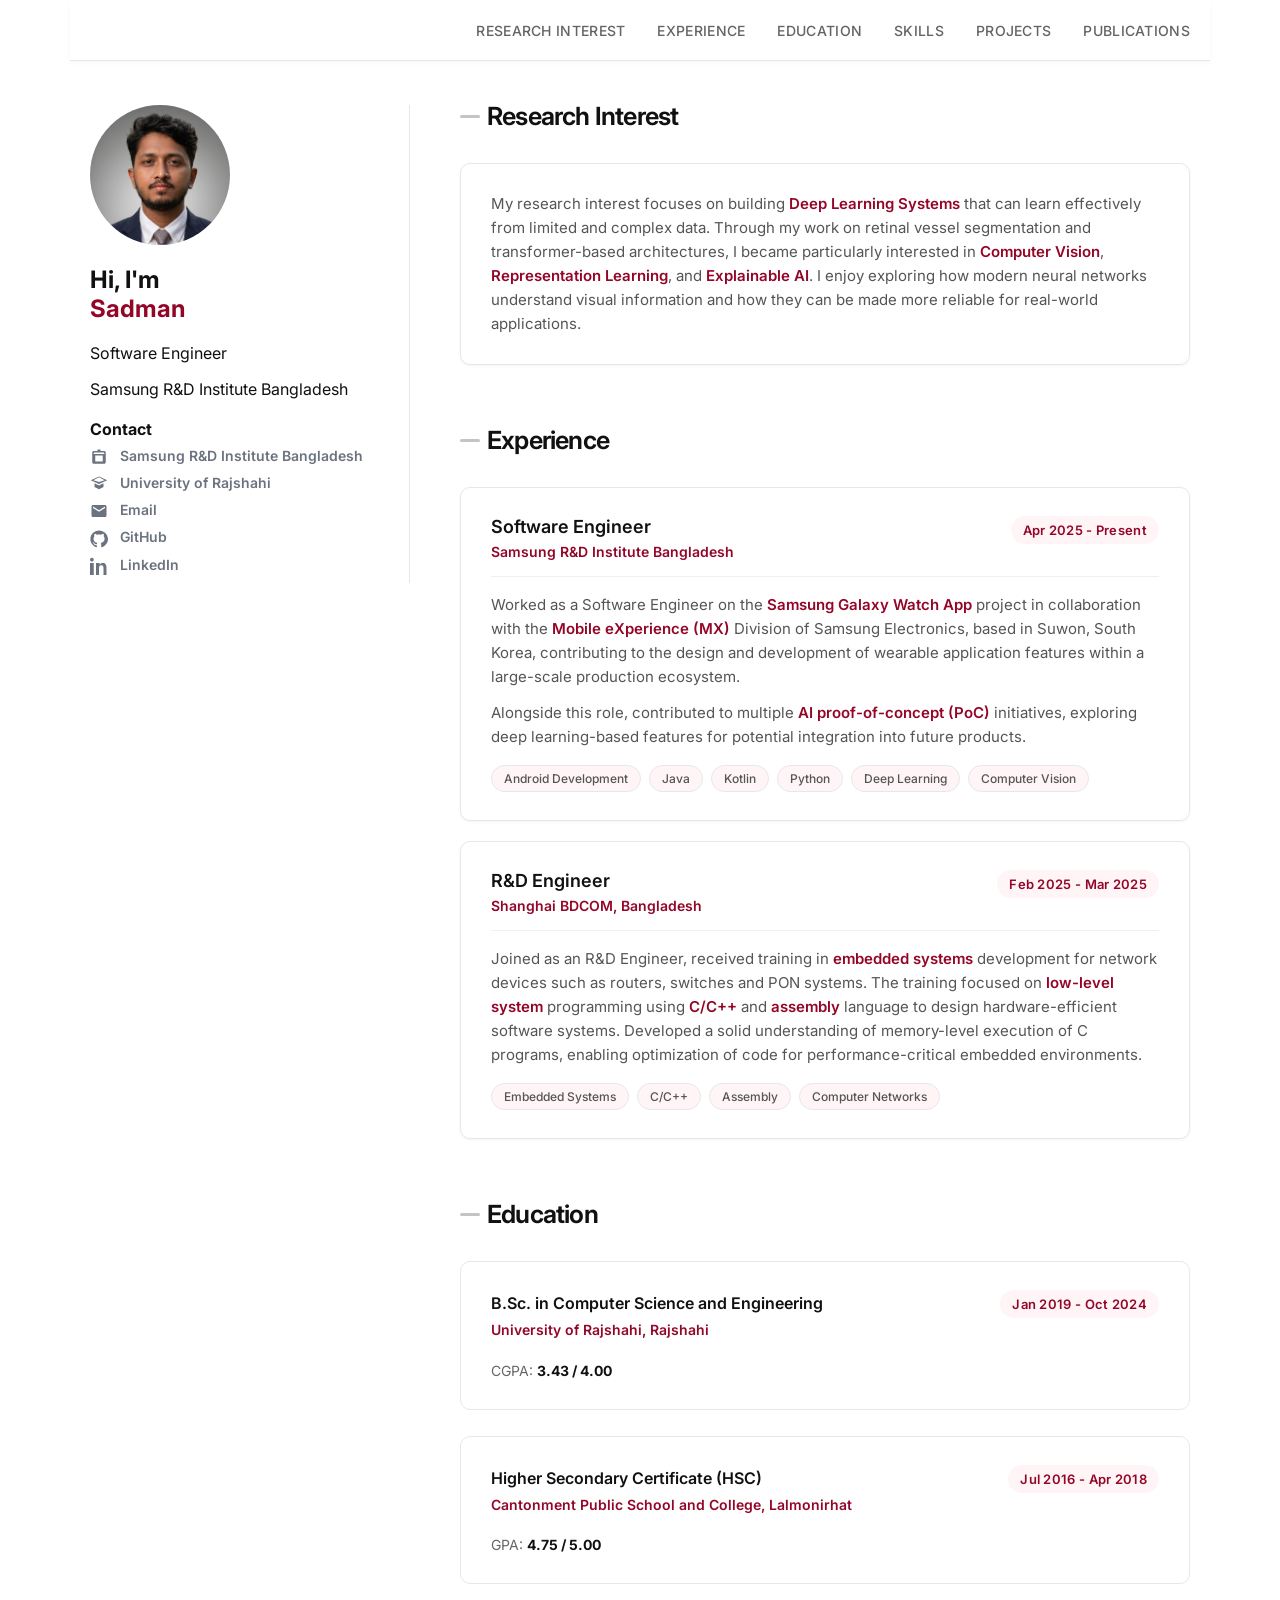
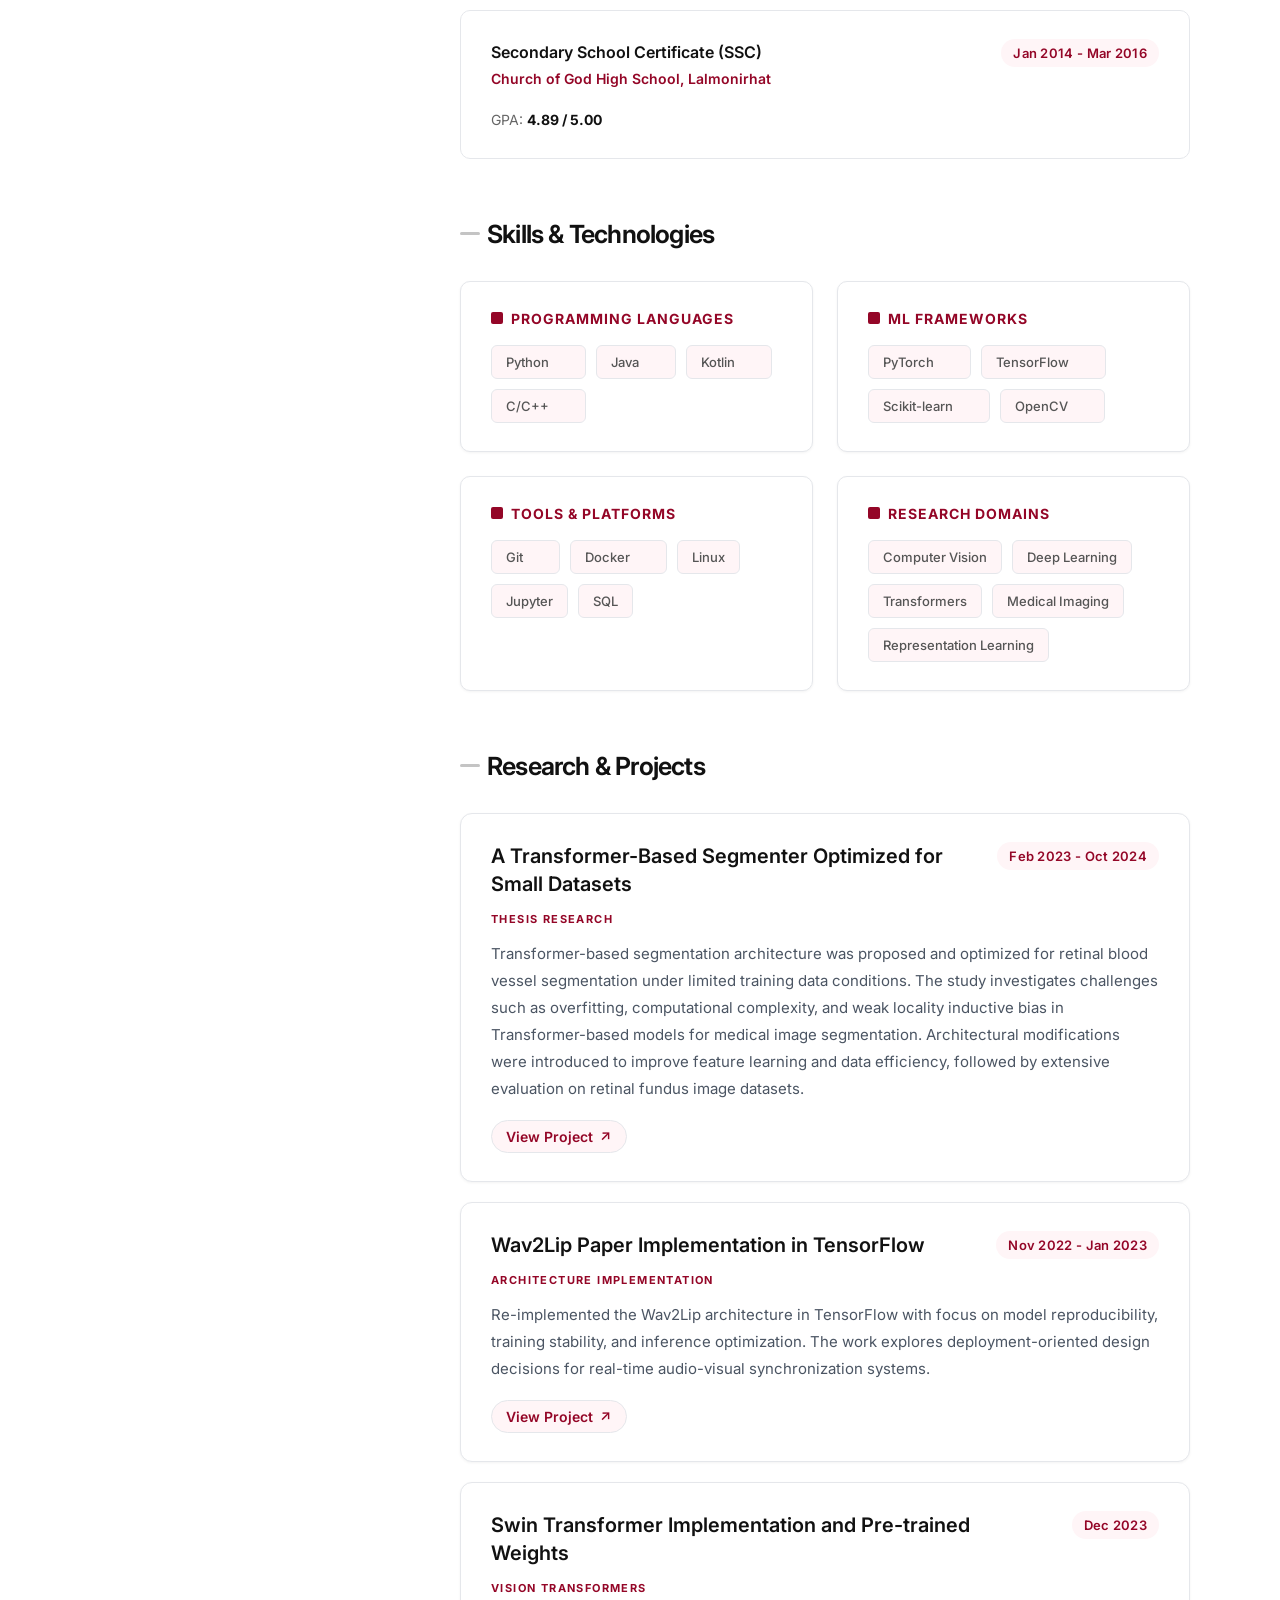
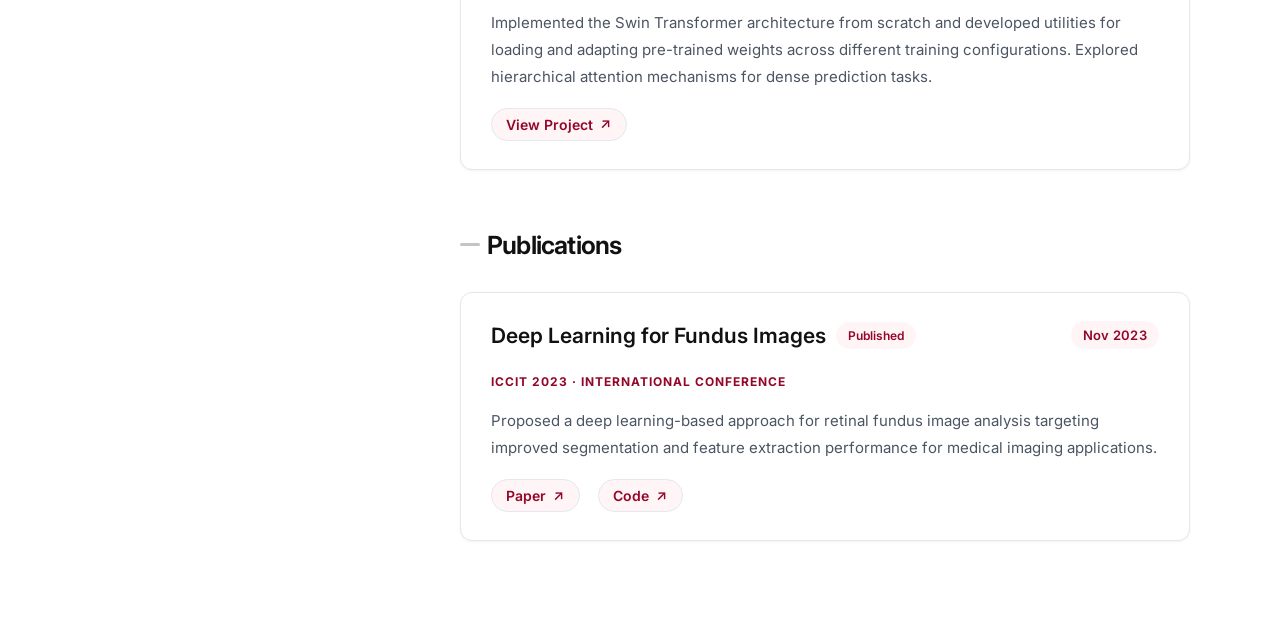
<file: index.html>
<!DOCTYPE html>
<html lang="en">
<head>
  <meta charset="UTF-8" />
  <meta name="viewport" content="width=device-width, initial-scale=1.0"/>
  <title>Portfolio</title>

  <link rel="stylesheet" href="style.css?v=5"/>
  <link href="https://fonts.googleapis.com/css2?family=Inter:wght@300;400;500;600&display=swap" rel="stylesheet">
</head>

<body>

<div class="top-nav">
  <nav class="nav">
    <a href="#research_interest">Research Interest</a>
    <a href="#experience">Experience</a>
    <a href="#education">Education</a>
    <a href="#skills">Skills</a>
    <a href="#projects">Projects</a>
    <a href="#publications">Publications</a>
  </nav>
</div>

<div class="layout">

  <!-- SIDEBAR -->
  <aside class="sidebar">

    <div class="profile-img">
      <img src="resources/profile-photo.jpg" alt="Profile Photo">
    </div>

    <h1>Hi, I'm<br> <span class="name">Sadman</span></h1>
    <p>Software Engineer</p>
    <p>Samsung R&D Institute Bangladesh</p>

    <div class="contact">
      <h3>Contact</h3>

      <p>
        <span class="icon" aria-hidden="true">
          <!-- briefcase / work icon -->
          <svg viewBox="0 0 24 24" xmlns="http://www.w3.org/2000/svg" aria-hidden="true" focusable="false"><path d="M10 2H14V4H19C20.1 4 21 4.9 21 6V19C21 20.1 20.1 21 19 21H5C3.9 21 3 20.1 3 19V6C3 4.9 3.9 4 5 4H10V2ZM5 6V8H19V6H5ZM7 10V18H17V10H7Z"/></svg>
        </span>
        <strong><a href="https://research.samsung.com/srbd">Samsung R&amp;D Institute Bangladesh</a></strong>
      </p>

      <p>
        <span class="icon" aria-hidden="true">
          <!-- mortarboard icon -->
          <svg viewBox="0 0 24 24" xmlns="http://www.w3.org/2000/svg" aria-hidden="true" focusable="false"><path d="M12 2L1 7l11 5 11-5L12 2zm0 7.2L4.5 7 12 3.1 19.5 7 12 9.2zM6 11v5l6 3 6-3v-5l-6 3-6-3z"/></svg>
        </span>
        <strong><a href="https://www.ru.ac.bd/">University of Rajshahi</a></strong>
      </p>

      <p>
        <span class="icon" aria-hidden="true">
          <svg viewBox="0 0 24 24" xmlns="http://www.w3.org/2000/svg" aria-hidden="true" focusable="false"><path d="M20 4H4c-1.1 0-2 .9-2 2v12c0 1.1.9 2 2 2h16c1.1 0 2-.9 2-2V6c0-1.1-.9-2-2-2zm0 4l-8 5L4 8V6l8 5 8-5v2z"/></svg>
        </span>
        <strong><a href="mailto:sadman.s@samsung.com">Email</a></strong>
      </p>

      <p>
        <span class="icon" aria-hidden="true">
          <svg viewBox="0 0 24 24" xmlns="http://www.w3.org/2000/svg" aria-hidden="true" focusable="false"><path d="M12 .5C5.65.5.5 5.65.5 12c0 5.08 3.29 9.38 7.86 10.9.58.11.79-.25.79-.56 0-.28-.01-1.02-.02-2-3.2.7-3.88-1.54-3.88-1.54-.53-1.35-1.3-1.71-1.3-1.71-1.06-.72.08-.71.08-.71 1.17.08 1.79 1.2 1.79 1.2 1.04 1.78 2.72 1.27 3.38.97.11-.76.41-1.27.75-1.56-2.55-.29-5.24-1.28-5.24-5.7 0-1.26.45-2.29 1.19-3.1-.12-.29-.52-1.45.11-3.02 0 0 .97-.31 3.18 1.18.92-.26 1.9-.39 2.88-.39.98 0 1.96.13 2.88.39 2.2-1.49 3.17-1.18 3.17-1.18.63 1.57.23 2.73.11 3.02.74.81 1.19 1.84 1.19 3.1 0 4.43-2.69 5.4-5.26 5.69.42.36.8 1.08.8 2.18 0 1.58-.01 2.86-.01 3.25 0 .31.21.67.8.56C20.71 21.38 24 17.08 24 12 24 5.65 18.35.5 12 .5z"/></svg>
        </span>
        <strong><a href="https://github.com/Shoumik29">GitHub</a></strong>
      </p>

      <p>
        <span class="icon" aria-hidden="true">
          <svg viewBox="0 0 24 24" xmlns="http://www.w3.org/2000/svg" aria-hidden="true" focusable="false"><path d="M4.98 3.5C4.98 4.88 3.87 6 2.5 6S0 4.88 0 3.5 1.12 1 2.5 1s2.48 1.12 2.48 2.5zM0 8h5v16H0zM8 8h4.8v2.2h.1c.7-1.3 2.4-2.2 4-2.2 4.3 0 5.1 2.8 5.1 6.4V24H18v-8.4c0-2 .0-4.6-2.8-4.6-2.8 0-3.2 2.1-3.2 4.4V24H8V8z"/></svg>
        </span>
        <strong><a href="https://www.linkedin.com/in/sadman-shoumik-40389813b/">LinkedIn</a></strong>
      </p>
    </div>

  </aside>

  <!-- CONTENT -->
  <main class="content">

    <section id="research_interest">
      <div class="section-header">
        <h2>Research Interest</h2>
      </div>
      <div class="card">
        <div class="card-content">
          <p>My research interest focuses on building <strong>Deep Learning Systems</strong> that can learn effectively from limited and complex data. Through my work on retinal vessel segmentation and transformer-based architectures, I became particularly interested in <strong>Computer Vision</strong>, <strong>Representation Learning</strong>, and <strong>Explainable AI</strong>. I enjoy exploring how modern neural networks understand visual information and how they can be made more reliable for real-world applications.</p>
        </div>
      </div>
    </section>

    <section id="experience">
      <div class="section-header">
        <h2>Experience</h2>
      </div>
      <div class="card">
        <div class="card-header">
          <div>
            <h3>Software Engineer</h3>
            <p class="role-company">Samsung R&D Institute Bangladesh</p>
          </div>
          <span class="date-badge">Apr 2025 - Present</span>
        </div>
        <div class="card-content">
          <p>Worked as a Software Engineer on the <strong>Samsung Galaxy Watch App</strong> project in collaboration with the <strong>Mobile eXperience (MX)</strong> Division of Samsung Electronics, based in Suwon, South Korea, contributing to the design and development of wearable application features within a large-scale production ecosystem.</p>
          <p>Alongside this role, contributed to multiple <strong>AI proof-of-concept (PoC)</strong> initiatives, exploring deep learning-based features for potential integration into future products.</p>
          <div class="tech-tags">
            <span class="tag">Android Development</span>
            <span class="tag">Java</span>
            <span class="tag">Kotlin</span>
            <span class="tag">Python</span>
            <span class="tag">Deep Learning</span>
            <span class="tag">Computer Vision</span>
          </div>
        </div>
      </div>

      <div class="card">
        <div class="card-header">
          <div>
            <h3>R&D Engineer</h3>
            <p class="role-company">Shanghai BDCOM, Bangladesh</p>
          </div>
          <span class="date-badge">Feb 2025 - Mar 2025</span>
        </div>
        <div class="card-content">
          <p>Joined as an R&D Engineer, received training in <strong>embedded systems</strong> development for network devices such as routers, switches and PON systems. The training focused on <strong>low-level system</strong> programming using <strong>C/C++</strong> and <strong>assembly</strong> language to design hardware-efficient software systems. Developed a solid understanding of memory-level execution of C programs, enabling optimization of code for performance-critical embedded environments.</p>
          <div class="tech-tags">
            <span class="tag">Embedded Systems</span>
            <span class="tag">C/C++</span>
            <span class="tag">Assembly</span>
            <span class="tag">Computer Networks</span>
          </div>
        </div>
      </div>
    </section>


    <section id="education">
  <div class="section-header">
    <h2>Education</h2>
  </div>

    <!-- BSc -->
    <div class="edu-item">
      <div class="edu-content">

        <div class="edu-header">
          <h3>B.Sc. in Computer Science and Engineering</h3>
          <span class="date-badge">Jan 2019 - Oct 2024</span>
        </div>

        <p class="edu-institute">
          University of Rajshahi, Rajshahi
        </p>

        <p class="edu-desc">
          CGPA: <strong>3.43 / 4.00</strong>
        </p>

      </div>
    </div>

    <!-- HSC -->
    <div class="edu-item">
      <div class="edu-content">

        <div class="edu-header">
          <h3>Higher Secondary Certificate (HSC)</h3>
          <span class="date-badge">Jul 2016 - Apr 2018</span>
        </div>

        <p class="edu-institute">
          Cantonment Public School and College, Lalmonirhat
        </p>

        <p class="edu-desc">
          GPA: <strong>4.75 / 5.00</strong>
        </p>

      </div>
    </div>

    <!-- SSC -->
    <div class="edu-item">
      <div class="edu-content">

        <div class="edu-header">
          <h3>Secondary School Certificate (SSC)</h3>
          <span class="date-badge">Jan 2014 - Mar 2016</span>
        </div>

        <p class="edu-institute">
          Church of God High School, Lalmonirhat
        </p>

        <p class="edu-desc">
          GPA: <strong>4.89 / 5.00</strong>
        </p>

      </div>
    </div>

  </section>

<section id="skills">
  <div class="section-header">
    <h2>Skills & Technologies</h2>
  </div>

  <div class="skills-container">
    <!-- PROGRAMMING LANGUAGES -->
    <div class="skill-group">
      <h3>Programming Languages</h3>
      <div class="skills-list">
        <div class="skill-item linked">
          <a href="https://github.com/Shoumik29?tab=repositories&language=python" target="_blank" rel="noopener noreferrer">
            Python
            <span class="skill-icon">
              <svg viewBox="0 0 24 24" xmlns="http://www.w3.org/2000/svg" fill="currentColor"><path d="M12 .5C5.65.5.5 5.65.5 12c0 5.08 3.29 9.38 7.86 10.9.58.11.79-.25.79-.56 0-.28-.01-1.02-.02-2-3.2.7-3.88-1.54-3.88-1.54-.53-1.35-1.3-1.71-1.3-1.71-1.06-.72.08-.71.08-.71 1.17.08 1.79 1.2 1.79 1.2 1.04 1.78 2.72 1.27 3.38.97.11-.76.41-1.27.75-1.56-2.55-.29-5.24-1.28-5.24-5.7 0-1.26.45-2.29 1.19-3.1-.12-.29-.52-1.45.11-3.02 0 0 .97-.31 3.18 1.18.92-.26 1.9-.39 2.88-.39.98 0 1.96.13 2.88.39 2.2-1.49 3.17-1.18 3.17-1.18.63 1.57.23 2.73.11 3.02.74.81 1.19 1.84 1.19 3.1 0 4.43-2.69 5.4-5.26 5.69.42.36.8 1.08.8 2.18 0 1.58-.01 2.86-.01 3.25 0 .31.21.67.8.56C20.71 21.38 24 17.08 24 12 24 5.65 18.35.5 12 .5z"/></svg>
            </span>
          </a>
        </div>
        <div class="skill-item linked">
          <a href="https://github.com/Shoumik29?tab=repositories&language=java" target="_blank" rel="noopener noreferrer">
            Java
            <span class="skill-icon">
              <svg viewBox="0 0 24 24" xmlns="http://www.w3.org/2000/svg" fill="currentColor"><path d="M12 .5C5.65.5.5 5.65.5 12c0 5.08 3.29 9.38 7.86 10.9.58.11.79-.25.79-.56 0-.28-.01-1.02-.02-2-3.2.7-3.88-1.54-3.88-1.54-.53-1.35-1.3-1.71-1.3-1.71-1.06-.72.08-.71.08-.71 1.17.08 1.79 1.2 1.79 1.2 1.04 1.78 2.72 1.27 3.38.97.11-.76.41-1.27.75-1.56-2.55-.29-5.24-1.28-5.24-5.7 0-1.26.45-2.29 1.19-3.1-.12-.29-.52-1.45.11-3.02 0 0 .97-.31 3.18 1.18.92-.26 1.9-.39 2.88-.39.98 0 1.96.13 2.88.39 2.2-1.49 3.17-1.18 3.17-1.18.63 1.57.23 2.73.11 3.02.74.81 1.19 1.84 1.19 3.1 0 4.43-2.69 5.4-5.26 5.69.42.36.8 1.08.8 2.18 0 1.58-.01 2.86-.01 3.25 0 .31.21.67.8.56C20.71 21.38 24 17.08 24 12 24 5.65 18.35.5 12 .5z"/></svg>
            </span>
          </a>
        </div>
        <div class="skill-item linked">
          <a href="https://github.com/Shoumik29?tab=repositories&language=kotlin" target="_blank" rel="noopener noreferrer">
            Kotlin
            <span class="skill-icon">
              <svg viewBox="0 0 24 24" xmlns="http://www.w3.org/2000/svg" fill="currentColor"><path d="M12 .5C5.65.5.5 5.65.5 12c0 5.08 3.29 9.38 7.86 10.9.58.11.79-.25.79-.56 0-.28-.01-1.02-.02-2-3.2.7-3.88-1.54-3.88-1.54-.53-1.35-1.3-1.71-1.3-1.71-1.06-.72.08-.71.08-.71 1.17.08 1.79 1.2 1.79 1.2 1.04 1.78 2.72 1.27 3.38.97.11-.76.41-1.27.75-1.56-2.55-.29-5.24-1.28-5.24-5.7 0-1.26.45-2.29 1.19-3.1-.12-.29-.52-1.45.11-3.02 0 0 .97-.31 3.18 1.18.92-.26 1.9-.39 2.88-.39.98 0 1.96.13 2.88.39 2.2-1.49 3.17-1.18 3.17-1.18.63 1.57.23 2.73.11 3.02.74.81 1.19 1.84 1.19 3.1 0 4.43-2.69 5.4-5.26 5.69.42.36.8 1.08.8 2.18 0 1.58-.01 2.86-.01 3.25 0 .31.21.67.8.56C20.71 21.38 24 17.08 24 12 24 5.65 18.35.5 12 .5z"/></svg>
            </span>
          </a>
        </div>
        <div class="skill-item linked">
          <a href="https://github.com/Shoumik29?tab=repositories&language=c%2B%2B" target="_blank" rel="noopener noreferrer">
            C/C++
            <span class="skill-icon">
              <svg viewBox="0 0 24 24" xmlns="http://www.w3.org/2000/svg" fill="currentColor"><path d="M12 .5C5.65.5.5 5.65.5 12c0 5.08 3.29 9.38 7.86 10.9.58.11.79-.25.79-.56 0-.28-.01-1.02-.02-2-3.2.7-3.88-1.54-3.88-1.54-.53-1.35-1.3-1.71-1.3-1.71-1.06-.72.08-.71.08-.71 1.17.08 1.79 1.2 1.79 1.2 1.04 1.78 2.72 1.27 3.38.97.11-.76.41-1.27.75-1.56-2.55-.29-5.24-1.28-5.24-5.7 0-1.26.45-2.29 1.19-3.1-.12-.29-.52-1.45.11-3.02 0 0 .97-.31 3.18 1.18.92-.26 1.9-.39 2.88-.39.98 0 1.96.13 2.88.39 2.2-1.49 3.17-1.18 3.17-1.18.63 1.57.23 2.73.11 3.02.74.81 1.19 1.84 1.19 3.1 0 4.43-2.69 5.4-5.26 5.69.42.36.8 1.08.8 2.18 0 1.58-.01 2.86-.01 3.25 0 .31.21.67.8.56C20.71 21.38 24 17.08 24 12 24 5.65 18.35.5 12 .5z"/></svg>
            </span>
          </a>
        </div>
      </div>
    </div>

    <!-- ML & DEEP LEARNING -->
    <div class="skill-group">
      <h3>ML Frameworks</h3>
      <div class="skills-list">
        <div class="skill-item linked">
          <a href="https://github.com/Shoumik29?tab=repositories&q=pytorch" target="_blank" rel="noopener noreferrer">
            PyTorch
            <span class="skill-icon">
              <svg viewBox="0 0 24 24" xmlns="http://www.w3.org/2000/svg" fill="currentColor"><path d="M12 .5C5.65.5.5 5.65.5 12c0 5.08 3.29 9.38 7.86 10.9.58.11.79-.25.79-.56 0-.28-.01-1.02-.02-2-3.2.7-3.88-1.54-3.88-1.54-.53-1.35-1.3-1.71-1.3-1.71-1.06-.72.08-.71.08-.71 1.17.08 1.79 1.2 1.79 1.2 1.04 1.78 2.72 1.27 3.38.97.11-.76.41-1.27.75-1.56-2.55-.29-5.24-1.28-5.24-5.7 0-1.26.45-2.29 1.19-3.1-.12-.29-.52-1.45.11-3.02 0 0 .97-.31 3.18 1.18.92-.26 1.9-.39 2.88-.39.98 0 1.96.13 2.88.39 2.2-1.49 3.17-1.18 3.17-1.18.63 1.57.23 2.73.11 3.02.74.81 1.19 1.84 1.19 3.1 0 4.43-2.69 5.4-5.26 5.69.42.36.8 1.08.8 2.18 0 1.58-.01 2.86-.01 3.25 0 .31.21.67.8.56C20.71 21.38 24 17.08 24 12 24 5.65 18.35.5 12 .5z"/></svg>
            </span>
          </a>
        </div>
        <div class="skill-item linked">
          <a href="https://github.com/Shoumik29?tab=repositories&q=tensorflow" target="_blank" rel="noopener noreferrer">
            TensorFlow
            <span class="skill-icon">
              <svg viewBox="0 0 24 24" xmlns="http://www.w3.org/2000/svg" fill="currentColor"><path d="M12 .5C5.65.5.5 5.65.5 12c0 5.08 3.29 9.38 7.86 10.9.58.11.79-.25.79-.56 0-.28-.01-1.02-.02-2-3.2.7-3.88-1.54-3.88-1.54-.53-1.35-1.3-1.71-1.3-1.71-1.06-.72.08-.71.08-.71 1.17.08 1.79 1.2 1.79 1.2 1.04 1.78 2.72 1.27 3.38.97.11-.76.41-1.27.75-1.56-2.55-.29-5.24-1.28-5.24-5.7 0-1.26.45-2.29 1.19-3.1-.12-.29-.52-1.45.11-3.02 0 0 .97-.31 3.18 1.18.92-.26 1.9-.39 2.88-.39.98 0 1.96.13 2.88.39 2.2-1.49 3.17-1.18 3.17-1.18.63 1.57.23 2.73.11 3.02.74.81 1.19 1.84 1.19 3.1 0 4.43-2.69 5.4-5.26 5.69.42.36.8 1.08.8 2.18 0 1.58-.01 2.86-.01 3.25 0 .31.21.67.8.56C20.71 21.38 24 17.08 24 12 24 5.65 18.35.5 12 .5z"/></svg>
            </span>
          </a>
        </div>
        <div class="skill-item linked">
          <a href="https://github.com/Shoumik29?tab=repositories&q=scikit-learn" target="_blank" rel="noopener noreferrer">
            Scikit-learn
            <span class="skill-icon">
              <svg viewBox="0 0 24 24" xmlns="http://www.w3.org/2000/svg" fill="currentColor"><path d="M12 .5C5.65.5.5 5.65.5 12c0 5.08 3.29 9.38 7.86 10.9.58.11.79-.25.79-.56 0-.28-.01-1.02-.02-2-3.2.7-3.88-1.54-3.88-1.54-.53-1.35-1.3-1.71-1.3-1.71-1.06-.72.08-.71.08-.71 1.17.08 1.79 1.2 1.79 1.2 1.04 1.78 2.72 1.27 3.38.97.11-.76.41-1.27.75-1.56-2.55-.29-5.24-1.28-5.24-5.7 0-1.26.45-2.29 1.19-3.1-.12-.29-.52-1.45.11-3.02 0 0 .97-.31 3.18 1.18.92-.26 1.9-.39 2.88-.39.98 0 1.96.13 2.88.39 2.2-1.49 3.17-1.18 3.17-1.18.63 1.57.23 2.73.11 3.02.74.81 1.19 1.84 1.19 3.1 0 4.43-2.69 5.4-5.26 5.69.42.36.8 1.08.8 2.18 0 1.58-.01 2.86-.01 3.25 0 .31.21.67.8.56C20.71 21.38 24 17.08 24 12 24 5.65 18.35.5 12 .5z"/></svg>
            </span>
          </a>
        </div>
        <div class="skill-item linked">
          <a href="https://github.com/Shoumik29?tab=repositories&q=openCV" target="_blank" rel="noopener noreferrer">
            OpenCV
            <span class="skill-icon">
              <svg viewBox="0 0 24 24" xmlns="http://www.w3.org/2000/svg" fill="currentColor"><path d="M12 .5C5.65.5.5 5.65.5 12c0 5.08 3.29 9.38 7.86 10.9.58.11.79-.25.79-.56 0-.28-.01-1.02-.02-2-3.2.7-3.88-1.54-3.88-1.54-.53-1.35-1.3-1.71-1.3-1.71-1.06-.72.08-.71.08-.71 1.17.08 1.79 1.2 1.79 1.2 1.04 1.78 2.72 1.27 3.38.97.11-.76.41-1.27.75-1.56-2.55-.29-5.24-1.28-5.24-5.7 0-1.26.45-2.29 1.19-3.1-.12-.29-.52-1.45.11-3.02 0 0 .97-.31 3.18 1.18.92-.26 1.9-.39 2.88-.39.98 0 1.96.13 2.88.39 2.2-1.49 3.17-1.18 3.17-1.18.63 1.57.23 2.73.11 3.02.74.81 1.19 1.84 1.19 3.1 0 4.43-2.69 5.4-5.26 5.69.42.36.8 1.08.8 2.18 0 1.58-.01 2.86-.01 3.25 0 .31.21.67.8.56C20.71 21.38 24 17.08 24 12 24 5.65 18.35.5 12 .5z"/></svg>
            </span>
          </a>
        </div>
      </div>
    </div>

    <!-- TOOLS & PLATFORMS -->
    <div class="skill-group">
      <h3>Tools & Platforms</h3>
      <div class="skills-list">
        <div class="skill-item linked">
          <a href="https://github.com/Shoumik29" target="_blank" rel="noopener noreferrer">
            Git
            <span class="skill-icon">
              <svg viewBox="0 0 24 24" xmlns="http://www.w3.org/2000/svg" fill="currentColor"><path d="M12 .5C5.65.5.5 5.65.5 12c0 5.08 3.29 9.38 7.86 10.9.58.11.79-.25.79-.56 0-.28-.01-1.02-.02-2-3.2.7-3.88-1.54-3.88-1.54-.53-1.35-1.3-1.71-1.3-1.71-1.06-.72.08-.71.08-.71 1.17.08 1.79 1.2 1.79 1.2 1.04 1.78 2.72 1.27 3.38.97.11-.76.41-1.27.75-1.56-2.55-.29-5.24-1.28-5.24-5.7 0-1.26.45-2.29 1.19-3.1-.12-.29-.52-1.45.11-3.02 0 0 .97-.31 3.18 1.18.92-.26 1.9-.39 2.88-.39.98 0 1.96.13 2.88.39 2.2-1.49 3.17-1.18 3.17-1.18.63 1.57.23 2.73.11 3.02.74.81 1.19 1.84 1.19 3.1 0 4.43-2.69 5.4-5.26 5.69.42.36.8 1.08.8 2.18 0 1.58-.01 2.86-.01 3.25 0 .31.21.67.8.56C20.71 21.38 24 17.08 24 12 24 5.65 18.35.5 12 .5z"/></svg>
            </span>
          </a>
        </div>
        <div class="skill-item linked">
          <a href="https://github.com/Shoumik29?tab=repositories&q=docker" target="_blank" rel="noopener noreferrer">
            Docker
            <span class="skill-icon">
              <svg viewBox="0 0 24 24" xmlns="http://www.w3.org/2000/svg" fill="currentColor"><path d="M12 .5C5.65.5.5 5.65.5 12c0 5.08 3.29 9.38 7.86 10.9.58.11.79-.25.79-.56 0-.28-.01-1.02-.02-2-3.2.7-3.88-1.54-3.88-1.54-.53-1.35-1.3-1.71-1.3-1.71-1.06-.72.08-.71.08-.71 1.17.08 1.79 1.2 1.79 1.2 1.04 1.78 2.72 1.27 3.38.97.11-.76.41-1.27.75-1.56-2.55-.29-5.24-1.28-5.24-5.7 0-1.26.45-2.29 1.19-3.1-.12-.29-.52-1.45.11-3.02 0 0 .97-.31 3.18 1.18.92-.26 1.9-.39 2.88-.39.98 0 1.96.13 2.88.39 2.2-1.49 3.17-1.18 3.17-1.18.63 1.57.23 2.73.11 3.02.74.81 1.19 1.84 1.19 3.1 0 4.43-2.69 5.4-5.26 5.69.42.36.8 1.08.8 2.18 0 1.58-.01 2.86-.01 3.25 0 .31.21.67.8.56C20.71 21.38 24 17.08 24 12 24 5.65 18.35.5 12 .5z"/></svg>
            </span>
          </a>
        </div>
        <div class="skill-item">Linux</div>
        <div class="skill-item">Jupyter</div>
        <div class="skill-item">SQL</div>
      </div>
    </div>

    <!-- DOMAINS -->
    <div class="skill-group">
      <h3>Research Domains</h3>
      <div class="skills-list">
        <div class="skill-item">Computer Vision</div>
        <div class="skill-item">Deep Learning</div>
        <div class="skill-item">Transformers</div>
        <div class="skill-item">Medical Imaging</div>
        <div class="skill-item">Representation Learning</div>
      </div>
    </div>
  </div>
</section>

<section id="projects">

  <div class="section-header">
    <h2>Research & Projects</h2>
  </div>

  <!-- PROJECT 1 -->
  <div class="research-card">

    <div class="research-header">

      <div class="research-title-block">
        <h3>
          A Transformer-Based Segmenter Optimized for Small Datasets
        </h3>
      </div>

      <span class="date-badge">
        Feb 2023 - Oct 2024
      </span>

    </div>

    <p class="research-category">THESIS RESEARCH</p>

    <p class="research-description">
      Transformer-based segmentation architecture was proposed and optimized for retinal blood vessel segmentation under limited training data conditions. The study investigates challenges such as overfitting, computational complexity, and weak locality inductive bias in Transformer-based models for medical image segmentation. Architectural modifications were introduced to improve feature learning and data efficiency, followed by extensive evaluation on retinal fundus image datasets.
    </p>

    <a href="#" class="research-link">View Project</a>

  </div>

  <!-- PROJECT 2 -->
  <div class="research-card">

    <div class="research-header">

      <div class="research-title-block">

        <h3>
          Wav2Lip Paper Implementation in TensorFlow
        </h3>
      </div>

      <span class="date-badge">
        Nov 2022 - Jan 2023
      </span>
    
    </div>

    <p class="research-category">ARCHITECTURE IMPLEMENTATION</p>

    <p class="research-description">
      Re-implemented the Wav2Lip architecture in TensorFlow with focus on model reproducibility, training stability, and inference optimization. The work explores deployment-oriented design decisions for real-time audio-visual synchronization systems.
    </p>

    <a href="#" class="research-link">View Project</a>

  </div>

  <!-- PROJECT 3 -->
  <div class="research-card">

    <div class="research-header">

      <div class="research-title-block">

        <h3>
          Swin Transformer Implementation and Pre-trained Weights
        </h3>
      </div>

      <span class="date-badge">
        Dec 2023
      </span>

    </div>

    <p class="research-category">VISION TRANSFORMERS</p>

    <p class="research-description">
      Implemented the Swin Transformer architecture from scratch and developed utilities for loading and adapting pre-trained weights across different training configurations. Explored hierarchical attention mechanisms for dense prediction tasks.
    </p>

    <a href="#" class="research-link">View Project</a>

  </div>

</section>

    <section id="publications">

  <div class="section-header">
    <h2>Publications</h2>
  </div>

  <!-- PUBLICATION 1 -->
  <div class="publication-card">

    <div class="publication-top">

      <div class="publication-main">

  <div class="publication-title-row">

    <h3>
      Deep Learning for Fundus Images
    </h3>

    <span class="publication-status">
      Published
    </span>

  </div>

</div>

<span class="date-badge">
  Nov 2023
</span>

    </div>

    <p class="publication-venue">
          ICCIT 2023 · International Conference
    </p>

    <p class="publication-description">
      Proposed a deep learning-based approach for retinal fundus image analysis
      targeting improved segmentation and feature extraction performance for
      medical imaging applications.
    </p>

    <div class="publication-links">

      <a href="#" class="research-link">
        Paper
      </a>

      <a href="#" class="research-link">
        Code
      </a>

    </div>

  </div>

</section>

  </main>

</div>

</body>
</html>
</file>
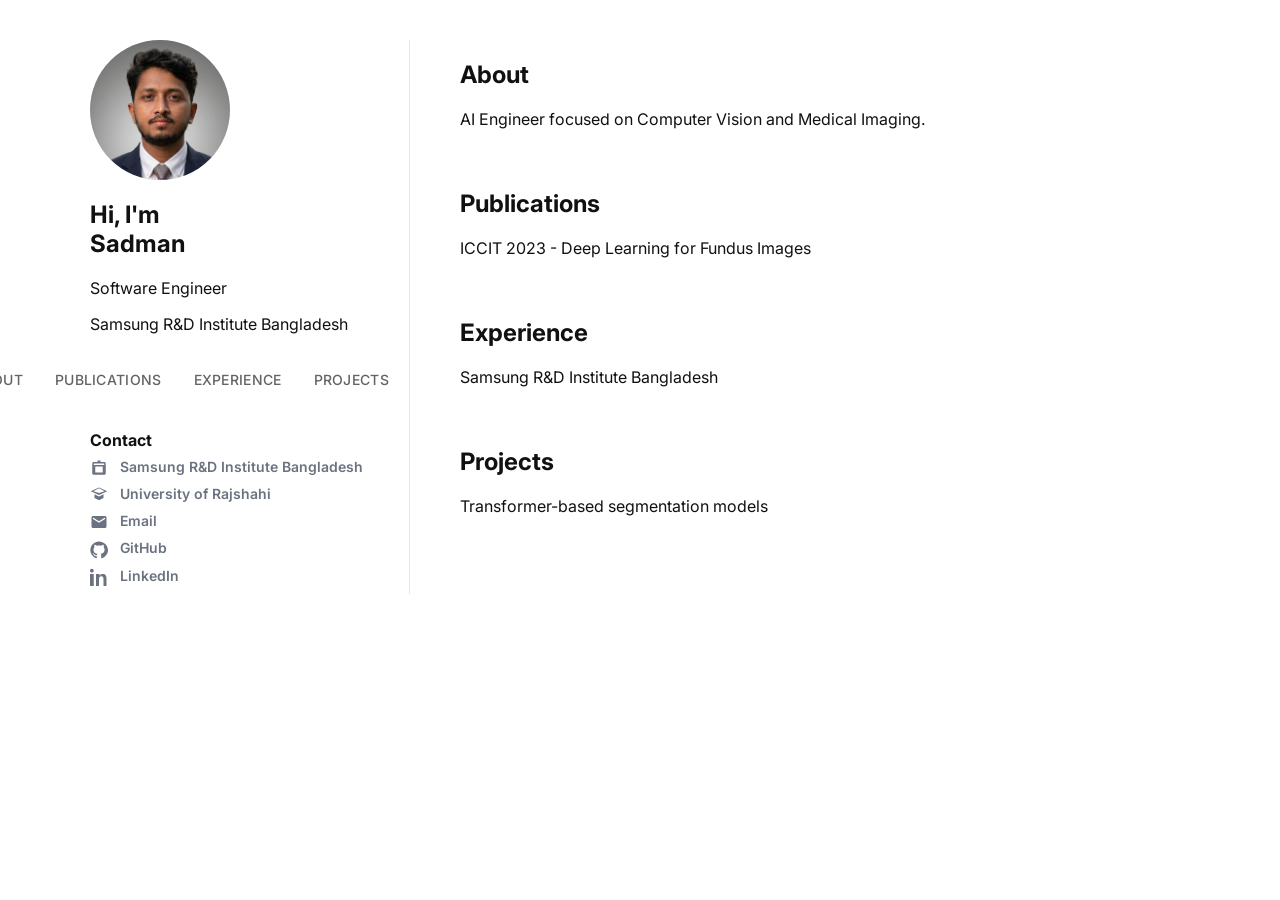
<file: deployed.html>
﻿<!DOCTYPE html>
<html lang="en">
<head>
  <meta charset="UTF-8" />
  <meta name="viewport" content="width=device-width, initial-scale=1.0"/>
  <title>Portfolio</title>

  <link rel="stylesheet" href="style.css"/>
  <link href="https://fonts.googleapis.com/css2?family=Inter:wght@300;400;500;600&display=swap" rel="stylesheet">
</head>

<body>

<div class="layout">

  <!-- SIDEBAR -->
  <aside class="sidebar">

    <div class="profile-img">
      <img src="resources/profile-photo.jpg" alt="Profile Photo">
    </div>

    <h1>Hi, I'm<br> Sadman</h1>
    <p>Software Engineer</p>
    <p>Samsung R&D Institute Bangladesh</p>

    <nav class="nav">
      <a href="#about">About</a>
      <a href="#publications">Publications</a>
      <a href="#experience">Experience</a>
      <a href="#projects">Projects</a>
    </nav>

    <div class="contact">
      <h3>Contact</h3>
      
      <p>
        <span class="icon" aria-hidden="true">
          <!-- briefcase / work icon -->
          <svg viewBox="0 0 24 24" xmlns="http://www.w3.org/2000/svg" aria-hidden="true" focusable="false"><path d="M10 2H14V4H19C20.1 4 21 4.9 21 6V19C21 20.1 20.1 21 19 21H5C3.9 21 3 20.1 3 19V6C3 4.9 3.9 4 5 4H10V2ZM5 6V8H19V6H5ZM7 10V18H17V10H7Z"/></svg>
        </span>
        <strong><a href="https://research.samsung.com/srbd">Samsung R&amp;D Institute Bangladesh</a></strong>
      </p>

      <p>
        <span class="icon" aria-hidden="true">
          <!-- improved mortarboard / graduation cap icon -->
          <svg viewBox="0 0 24 24" xmlns="http://www.w3.org/2000/svg" aria-hidden="true" focusable="false"><path d="M12 2L1 7l11 5 11-5L12 2zm0 7.2L4.5 7 12 3.1 19.5 7 12 9.2zM6 11v5l6 3 6-3v-5l-6 3-6-3z"/></svg>
        </span>
        <strong><a href="https://www.ru.ac.bd/">University of Rajshahi</a></strong>
      </p>

      <p>
        <span class="icon" aria-hidden="true">
          <svg viewBox="0 0 24 24" xmlns="http://www.w3.org/2000/svg" aria-hidden="true" focusable="false"><path d="M20 4H4c-1.1 0-2 .9-2 2v12c0 1.1.9 2 2 2h16c1.1 0 2-.9 2-2V6c0-1.1-.9-2-2-2zm0 4l-8 5L4 8V6l8 5 8-5v2z"/></svg>
        </span>
        <strong><a href="mailto:sadman.s@samsung.com">Email</a></strong>
      </p>

      <p>
        <span class="icon" aria-hidden="true">
          <svg viewBox="0 0 24 24" xmlns="http://www.w3.org/2000/svg" aria-hidden="true" focusable="false"><path d="M12 .5C5.65.5.5 5.65.5 12c0 5.08 3.29 9.38 7.86 10.9.58.11.79-.25.79-.56 0-.28-.01-1.02-.02-2-3.2.7-3.88-1.54-3.88-1.54-.53-1.35-1.3-1.71-1.3-1.71-1.06-.72.08-.71.08-.71 1.17.08 1.79 1.2 1.79 1.2 1.04 1.78 2.72 1.27 3.38.97.11-.76.41-1.27.75-1.56-2.55-.29-5.24-1.28-5.24-5.7 0-1.26.45-2.29 1.19-3.1-.12-.29-.52-1.45.11-3.02 0 0 .97-.31 3.18 1.18.92-.26 1.9-.39 2.88-.39.98 0 1.96.13 2.88.39 2.2-1.49 3.17-1.18 3.17-1.18.63 1.57.23 2.73.11 3.02.74.81 1.19 1.84 1.19 3.1 0 4.43-2.69 5.4-5.26 5.69.42.36.8 1.08.8 2.18 0 1.58-.01 2.86-.01 3.25 0 .31.21.67.8.56C20.71 21.38 24 17.08 24 12 24 5.65 18.35.5 12 .5z"/></svg>
        </span>
        <strong><a href="https://github.com/Shoumik29">GitHub</a></strong>
      </p>

      <p>
        <span class="icon" aria-hidden="true">
          <svg viewBox="0 0 24 24" xmlns="http://www.w3.org/2000/svg" aria-hidden="true" focusable="false"><path d="M4.98 3.5C4.98 4.88 3.87 6 2.5 6S0 4.88 0 3.5 1.12 1 2.5 1s2.48 1.12 2.48 2.5zM0 8h5v16H0zM8 8h4.8v2.2h.1c.7-1.3 2.4-2.2 4-2.2 4.3 0 5.1 2.8 5.1 6.4V24H18v-8.4c0-2 .0-4.6-2.8-4.6-2.8 0-3.2 2.1-3.2 4.4V24H8V8z"/></svg>
        </span>
        <strong><a href="https://www.linkedin.com/in/sadman-shoumik-40389813b/">LinkedIn</a></strong>
      </p>
    </div>

  </aside>

  <!-- CONTENT -->
  <main class="content">

    <section id="about">
      <h2>About</h2>
      <p>AI Engineer focused on Computer Vision and Medical Imaging.</p>
    </section>

    <section id="publications">
      <h2>Publications</h2>
      <p>ICCIT 2023 - Deep Learning for Fundus Images</p>
    </section>

    <section id="experience">
      <h2>Experience</h2>
      <p>Samsung R&D Institute Bangladesh</p>
    </section>

    <section id="projects">
      <h2>Projects</h2>
      <p>Transformer-based segmentation models</p>
    </section>

  </main>

</div>

</body>
</html>
</file>
<file: style.css>
body {
  font-family: Inter, sans-serif;
  margin: 0;
  color: #111;
  background: #fff;
}

.layout {
  display: grid;
  grid-template-columns: 320px 1fr;
  max-width: 1100px;
  margin: auto;
  padding: 40px 20px;
  gap: 50px;
}

/* SIDEBAR */
.sidebar {
  position: sticky;
  top: 105px;
  align-self: start;
  padding-right: 20px;
  border-right: 1px solid #e5e7eb;
}

/* TOP NAV */
.top-nav {
  position: sticky;
  top: 0;
  z-index: 20;
  display: grid;
  grid-template-columns: 320px 1fr;
  max-width: 1100px;
  margin: auto;
  padding: 0 20px;
  background: #fff;
  border-bottom: 1px solid #e5e7eb;
  backdrop-filter: blur(10px);
  background-color: rgba(255, 255, 255, 0.97);
  box-shadow: 0 2px 6px rgba(0, 0, 0, 0.03);
  align-items: center;
}

.nav {
  display: flex;
  gap: 32px;
  align-items: center;
  justify-content: flex-end;
  margin: 0;
  padding: 0;
  grid-column: 2;
  height: 60px;
}

.nav a {
  text-decoration: none;
  color: #646466;
  font-weight: 500;
  font-size: 14px;
  letter-spacing: 0.3px;
  position: relative;
  transition: color 250ms ease;
  text-transform: uppercase;
  white-space: nowrap;
}

.nav a::after {
  content: '';
  position: absolute;
  bottom: -4px;
  left: 0;
  width: 0;
  height: 2px;
  background: #940627;
  transition: width 250ms ease;
  border-radius: 1px;
}

.nav a:hover {
  color: #940627;
}

.nav a:hover::after {
  width: 100%;
}

/* CONTENT */
.content {
  min-width: 0;
}

section {
  margin-bottom: 60px;
  scroll-margin-top: 90px;
}

/* SECTION HEADERS */
.section-header {
  display: flex;
  align-items: center;
  gap: 7px;
  margin-bottom: 32px;
  transition: all 250ms ease;
}

.section-header::before {
  content: '';
  width: 20px;
  height: 3px;
  background: #c4c4c4;
  transition: all 250ms ease;
  border-radius: 999px;
}

.section-header h2 {
  margin: 0;
  font-size: 25px;
  font-weight: 650;
  color: #111;
  letter-spacing: -0.8px;
  transition: color 250ms ease;
}


/* CARD STYLING */
.card {
  background: #fff;
  border: 1px solid #e5e7eb;
  border-radius: 10px;
  padding: 28px 30px;
  margin-bottom: 20px;
  transition: all 300ms ease;
  box-shadow: 0 1px 3px rgba(0, 0, 0, 0.05);
  position: relative;
  overflow: hidden;
}

.card-content strong {
  color: #940627;
  font-weight: 600;
}

.card:hover {
  border-color: #d1d5db;
  box-shadow: 0 4px 10px rgba(0,0,0,0.04);
}

/* CARD HEADER */
.card-header {
  display: flex;
  justify-content: space-between;
  align-items: flex-start;
  gap: 20px;
  margin-bottom: 16px;
  padding-bottom: 16px;
  border-bottom: 1px solid #f0f0f0;
}

.card-header h3 {
  margin: 0;
  font-size: 18px;
  font-weight: 600;
  color: #111;
}

.role-company {
  margin: 6px 0 0 0;
  font-size: 14px;
  color: #940627;
  font-weight: 600;
}

.publication-details {
  margin: 6px 0 0 0;
  font-size: 13px;
  color: #666;
  font-weight: 400;
}

/* DATE BADGE */
.date-badge {
  display: inline-block;
  padding: 6px 12px;
  background: #fff5f7;
  color: #940627;
  border-radius: 20px;
  font-size: 13px;
  font-weight: 600;
  white-space: nowrap;
  letter-spacing: 0.3px;
}

/* CARD CONTENT */
.card-content {
  padding-left: 0;
}

.card-content p {
  margin: 0 0 12px 0;
  font-size: 15px;
  line-height: 1.6;
  color: #555;
}

.card-content p:last-child {
  margin-bottom: 0;
}

/* TECH TAGS */
.tech-tags {
  display: flex;
  flex-wrap: wrap;
  gap: 8px;
  margin-top: 16px;
}

.tag {
  display: inline-block;
  padding: 5px 12px;
  background: #fff5f7;
  color: #555;
  border-radius: 20px;
  font-size: 12px;
  font-weight: 500;
  border: 1px solid #e5e7eb;
  transition: all 200ms ease;
}

.tag:hover {
  background: #940627;
  color: #fff;
  border-color: #940627;
}

.card:hover .tag {
  border-color: #f0f0f0;
}

/* RESPONSIVE */
@media (max-width: 900px) {
  .layout {
    grid-template-columns: 1fr;
  }

  .sidebar {
    position: relative;
    top: 0;
    border-right: none;
    border-bottom: 1px solid #e5e7eb;
    margin-bottom: 20px;
  }

  .top-nav {
    grid-template-columns: 1fr;
    padding: 12px 16px;
  }

  .nav {
    grid-column: 1;
    gap: 16px;
    justify-content: flex-start;
    height: auto;
    flex-wrap: wrap;
  }

  .nav a {
    font-size: 12px;
  }

  .section-header h2 {
    font-size: 24px;
  }

  .card {
    padding: 20px;
  }

  .card-featured {
    padding: 24px;
  }

  .edu-content {
    padding: 20px;
  }

  .card-header {
    flex-direction: column;
    align-items: flex-start;
  }

  .date-badge {
    align-self: flex-start;
  }

  .tech-tags {
    gap: 6px;
  }

  .tag {
    font-size: 11px;
    padding: 4px 10px;
  }
}

.profile-img {
  width: 140px;
  height: 140px;

  margin-bottom: 18px;

  overflow: hidden;

  display: block;
}

.profile-img img {
  width: 100%;
  height: 100%;
  object-fit: cover;

  border-radius: 50%;

  display: block;
}

/* Contact block in the sidebar */

.contact {
  margin-top: 20px;
  font-size: 14px;
  color: #6b7280; /* gray text */
}

.contact h3 {
  margin: 0 0 8px 0;
  font-size: 16px;
  color: #111; /* heading darker */
}

.contact strong {
  font-weight: 600;
  color: inherit; /* keep labels same gray as other items */
}

.contact a {
  color: inherit;
  text-decoration: none;
}

.contact a:hover {
  color: #111;
  text-decoration: underline;
}

/* Make the whole contact row (icons + text) turn black on hover */
.contact p:hover,
.contact p:hover a,
.contact p:hover .icon {
  color: #111;
}

/* Smooth color transition for icons and links */
.contact .icon,
.contact a {
  transition: color 150ms ease;
}

/* Icon styling for contact items */
.contact p {
  margin: 8px 0;
}

.contact .icon {
  display: inline-flex;
  width: 18px;
  height: 18px;
  margin-right: 8px;
  vertical-align: middle;
  color: inherit; /* icon uses current text color */
}

.contact .icon svg {
  width: 100%;
  height: 100%;
  display: block;
  fill: currentColor;
}

.name {
  color: #940627; /* your accent color */
  font-weight: 700;
}

/* vertical line */
.timeline::before {
  content: "";
  position: absolute;
  left: 0;
  top: 6px;
  bottom: 6px;
  width: 2px;
  background: #e5e7eb;
}


/* =========================
   EDUCATION SECTION (FINAL)
   ========================= */

/* item spacing */
.edu-item {
  position: relative;
  margin-bottom: 26px;
}

/* card-like block but softer than experience */
.edu-content {
  background: #fff;
  padding: 28px 30px;
  border: 1px solid #e5e7eb;
  border-radius: 10px;
  transition: all 250ms ease;
}

.edu-content:hover {
  border-color: #d1d5db;
  box-shadow: 0 3px 10px rgba(0,0,0,0.04);
}

/* header row */
.edu-header {
  display: flex;
  justify-content: space-between;
  align-items: baseline;
  gap: 16px;
  margin-bottom: 2px;
}

.edu-header h3 {
  margin: 0;
  font-size: 16px;
  font-weight: 600;
  color: #111;
}

/* institute */
.edu-institute {
  margin: 0 0 4px 0;
  font-size: 14px;
  color: #940627;
  font-weight: 600;
  line-height: 1.4;
}

/* description */
.edu-desc {
  margin: 20px 0 0 0;
  font-size: 14px;
  color: #666;
  line-height: 1.5;
}

/* emphasize CGPA/GPA */
.edu-desc strong {
  color: #111;
}


/* ============================
   RESEARCH PROJECT CARDS
============================ */

.research-card {
  background: #fff;
  border: 1px solid #e5e7eb;
  border-radius: 12px;

  padding: 28px 30px;
  margin-bottom: 20px;

  box-shadow: 0 1px 3px rgba(0,0,0,0.05);

  transition: all 250ms ease;
}

.research-card:hover {
  border-color: #d1d5db;
  box-shadow: 0 4px 10px rgba(0,0,0,0.04);
}

/* HEADER */

.research-header {
  display: flex;
  justify-content: space-between;
  align-items: flex-start;

  gap: 20px;

  margin-bottom: 14px;
}

.research-category {
  margin: 0 0 6px 0;

  font-size: 11px;
  letter-spacing: 1.4px;
  font-weight: 700;

  color: #940627;
}

.research-title-block h3 {
  margin: 0;

  font-size: 20px;
  line-height: 1.4;

  font-weight: 600;

  color: #111;
}

/* DESCRIPTION */

.research-description {
  margin: 14px 0 18px 0;

  font-size: 15px;
  line-height: 1.8;

  color: #4b5563;
}

/* LINK */

.research-link {
  display: inline-flex;
  align-items: center;
  gap: 6px;
  background: #fff5f7;

  padding: 7px 14px;
  border-radius: 20px;
  border: 1px solid #e5e7eb;

  font-size: 14px;
  font-weight: 600;

  color: #940627;

  text-decoration: none;

  transition: all 200ms ease;
}

/* add arrow */
.research-link::after {
  content: "→";
  display: inline-block;

  font-size: 14px;
  line-height: 1;

  transform: rotate(-45deg); /* 45° diagonal arrow */

  transition: transform 200ms ease;
}

/* hover effect */
.research-link:hover {
  background: #940627;
  color: #fff;
}

/* MOBILE */

@media (max-width: 900px) {
  .research-header {
    flex-direction: column;
    gap: 10px;
  }

  .research-title-block h3 {
    font-size: 18px;
  }
}

/* ============================
   PUBLICATIONS
============================ */

.publication-card {
  background: #fff;

  border: 1px solid #e5e7eb;
  border-radius: 12px;

  padding: 28px 30px;

  transition: all 250ms ease;

  box-shadow: 0 1px 3px rgba(0,0,0,0.05);
}

.publication-card:hover {
  border-color: #d1d5db;

  box-shadow: 0 4px 10px rgba(0,0,0,0.04);
}

/* TOP */

.publication-top {
  display: flex;
  justify-content: space-between;
  align-items: flex-start;

  gap: 20px;

  margin-bottom: 14px;
}

/* VENUE */

.publication-venue {
  margin: 0 0 8px 0;

  font-size: 12px;
  font-weight: 700;

  letter-spacing: 1px;

  color: #940627;

  text-transform: uppercase;
}

/* TITLE */

.publication-main h3 {
  margin: 0 0 0 0;

  font-size: 21px;
  line-height: 1.4;

  font-weight: 600;

  color: #111;
}


/* STATUS */

.publication-status {
  flex-shrink: 0;

  padding: 6px 12px;

  border-radius: 999px;

  background: #fff5f7;

  color: #940627;

  font-size: 12px;
  font-weight: 600;
}

/* DESCRIPTION */

.publication-description {
  margin: 18px 0;

  font-size: 15px;
  line-height: 1.8;

  color: #4b5563;
}

/* LINKS */

.publication-links {
  display: flex;
  gap: 18px;
}


/* TITLE + STATUS */

.publication-title-row {
  display: flex;
  align-items: center;
  flex-wrap: wrap;

  gap: 10px;

  margin-bottom: 10px;
}

/* MOBILE */

@media (max-width: 900px) {

  .publication-top {
    flex-direction: column;
    gap: 12px;
  }

  .publication-main h3 {
    font-size: 19px;
  }
}

/* ============================
   SKILLS SECTION
============================ */

.skills-container {
  display: grid;
  grid-template-columns: repeat(auto-fit, minmax(280px, 1fr));
  gap: 24px;
  margin-bottom: 20px;
}

.skill-group {
  background: #fff;
  border: 1px solid #e5e7eb;
  border-radius: 10px;
  padding: 28px 30px;
  transition: all 250ms ease;
  box-shadow: 0 1px 3px rgba(0, 0, 0, 0.05);
}

.skill-group:hover {
  border-color: #d1d5db;
  box-shadow: 0 4px 10px rgba(0, 0, 0, 0.04);
}

.skill-group h3 {
  margin: 0 0 18px 0;
  font-size: 14px;
  font-weight: 700;
  color: #940627;
  letter-spacing: 1px;
  text-transform: uppercase;
  display: flex;
  align-items: center;
  gap: 8px;
}

.skill-group h3::before {
  content: '';
  width: 12px;
  height: 12px;
  background: #940627;
  border-radius: 2px;
}

.skills-list {
  display: flex;
  flex-wrap: wrap;
  gap: 10px;
}

.skill-item {
  display: inline-flex;
  align-items: center;
  gap: 8px;
  padding: 8px 14px;
  background: #fff5f7;
  border: 1px solid #e5e7eb;
  border-radius: 6px;
  font-size: 13px;
  font-weight: 500;
  color: #555;
  text-decoration: none;
  transition: all 200ms ease;
  cursor: default;
  position: relative;
}

.skill-item a {
  display: inline-flex;
  align-items: center;
  gap: 8px;
  color: inherit;
  text-decoration: none;
  transition: all 200ms ease;
}

.skill-item.linked {
  cursor: pointer;
}

.skill-item.linked:hover {
  background: #940627;
  color: #fff;
  border-color: #940627;
}

.skill-item.linked:hover a {
  color: #fff;
}

.skill-icon {
  display: inline-flex;
  width: 14px;
  height: 14px;
  opacity: 0;
  transition: opacity 200ms ease;
}

.skill-item.linked:hover .skill-icon {
  opacity: 1;
}

/* GitHub icon for linked skills */
.skill-icon svg {
  width: 100%;
  height: 100%;
  fill: currentColor;
}

/* RESPONSIVE */

@media (max-width: 900px) {
  .skills-container {
    grid-template-columns: repeat(auto-fit, minmax(200px, 1fr));
    gap: 16px;
  }

  .skill-group {
    padding: 20px;
  }

  .skill-group h3 {
    font-size: 12px;
    margin-bottom: 14px;
  }

  .skill-item {
    padding: 6px 12px;
    font-size: 12px;
  }

  .skills-list {
    gap: 8px;
  }
}
</file>
